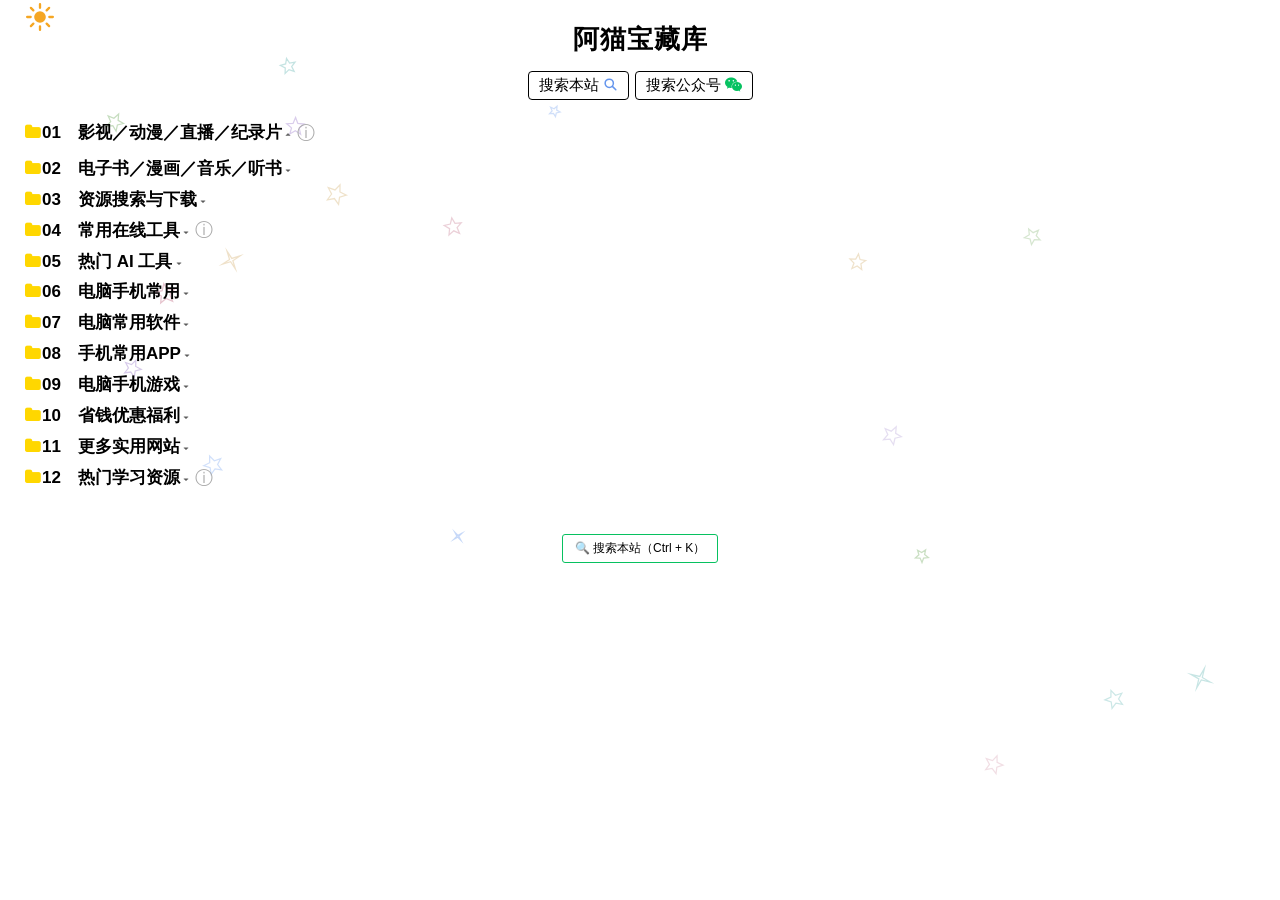
<file: index.html>
<!DOCTYPE html>
<html lang="zh-CN">
<head>
<meta charset="utf-8">
<meta name="viewport" content="width=device-width, initial-scale=1, minimum-scale=0.5, maximum-scale=2.0, user-scalable=yes">
<base target="_blank">
<meta name="description" content="个人互联网资源导航">
<link rel="canonical" href="./">
<link rel="stylesheet" href="css/style.css">
<link rel="stylesheet" href="css/effects.css">
<!-- 图标字体：联网时与原站一致；离线时 app.js 会自动启用字符兜底，不影响使用 -->
<link rel="stylesheet" href="https://code.bdstatic.com/npm/font-awesome@4.7.0/css/font-awesome.min.css">
<title>我的资源导航</title>
</head>
<body>

<!-- 特效层：背景彩色空心星星（在内容下）+ 点击空白雪花（在内容上）
     两层都设置了 pointer-events:none，不会挡住任何链接或按钮 -->
<canvas id="fxStars" class="fx-canvas" aria-hidden="true"></canvas>
<canvas id="fxSnow" class="fx-canvas" aria-hidden="true"></canvas>

<!-- 左上角：浅色 / 深色模式切换 -->
<button id="themeToggle" class="darkmode-toggle" title="切换深浅色（也可按 D 键）" aria-label="切换深浅色">
  <span class="light"><img src="data:image/svg+xml,%3Csvg xmlns='http://www.w3.org/2000/svg' viewBox='0 0 24 24'%3E%3Ccircle cx='12' cy='12' r='5' fill='%23f5a623'/%3E%3Cg stroke='%23f5a623' stroke-width='2' stroke-linecap='round'%3E%3Cpath d='M12 1v3M12 20v3M1 12h3M20 12h3M4.2 4.2l2.1 2.1M17.7 17.7l2.1 2.1M19.8 4.2l-2.1 2.1M6.3 17.7l-2.1 2.1'/%3E%3C/g%3E%3C/svg%3E" class="mode" alt="浅色"></span>
  <span class="dark"><img src="data:image/svg+xml,%3Csvg xmlns='http://www.w3.org/2000/svg' viewBox='0 0 24 24'%3E%3Cpath d='M20 14.5A8.5 8.5 0 0 1 9.5 4a8.5 8.5 0 1 0 10.5 10.5z' fill='%236495ed'/%3E%3C/svg%3E" class="mode" alt="深色"></span>
</button>

<!-- 右上角：斜角飘带 -->
<a id="ribbon" class="forkit" href="#"><span class="tag"></span></a>

<!-- 站点头部 -->
<header id="hero">
  <h1 id="siteHeading"></h1>
  <p id="siteSubtitle"></p>
  <div id="top"></div>
</header>

<!-- 主目录：全部由 js/app.js 依据 js/data.js 递归生成 -->
<main>
  <ul id="mainmenu"></ul>
</main>

<footer id="footer"></footer>

<!-- 底部搜索入口 -->
<div id="bottomSearch"><button class="button" id="bottomSearchBtn">🔍 搜索本站（Ctrl + K）</button></div>

<!-- 右侧快速目录 -->
<aside id="sidebar" aria-label="快速目录">
  <div class="sb-title">目录</div>
  <div id="sidebarList"></div>
  <div class="sb-actions">
    <button id="expandAll">全部展开</button>
    <button id="collapseAll">全部收起</button>
  </div>
</aside>

<!-- 备注浮层（鼠标悬停 ⓘ 时显示） -->
<div id="noteTip"></div>

<!-- 站内搜索：命令面板 -->
<div id="rsPanel" class="rs-panel" role="dialog" aria-modal="true" aria-label="站内搜索">
  <div class="rs-box">
    <input id="rsInput" class="rs-input" type="text" placeholder="搜索资源名称、备注或分类…" autocomplete="off" spellcheck="false">
    <div id="rsList" class="rs-list"></div>
    <div class="rs-footer">↑↓ 选择 · Enter 打开 · Esc 关闭 · 输入 / 或 Ctrl+K 唤起</div>
  </div>
</div>

<!-- 点击 popup 条目时的说明弹窗 -->
<div id="modalMask" class="modal-mask">
  <div class="modal-box">
    <button id="modalClose" class="modal-close" aria-label="关闭">×</button>
    <div id="modalBody"></div>
  </div>
</div>

<!-- 回到顶部 -->
<button id="backTop" title="回到顶部" aria-label="回到顶部">↑</button>

<script src="js/data.js"></script>
<script src="js/app.js"></script>

<!-- 特效开关：想关掉哪个就把 true 改成 false，保存后刷新页面即可。
     starCount 填 8~24（数量），starSize 填 0.8 / 1.3（大小），
     starAlpha 填 0.6（更淡）或 1.5（更明显）。 -->
<script>
  window.AXU_FX = { stars: true, snow: true, starCount: 18, starSize: 1 };
</script>
<script src="js/effects.js"></script>
</body>
</html>
</file>
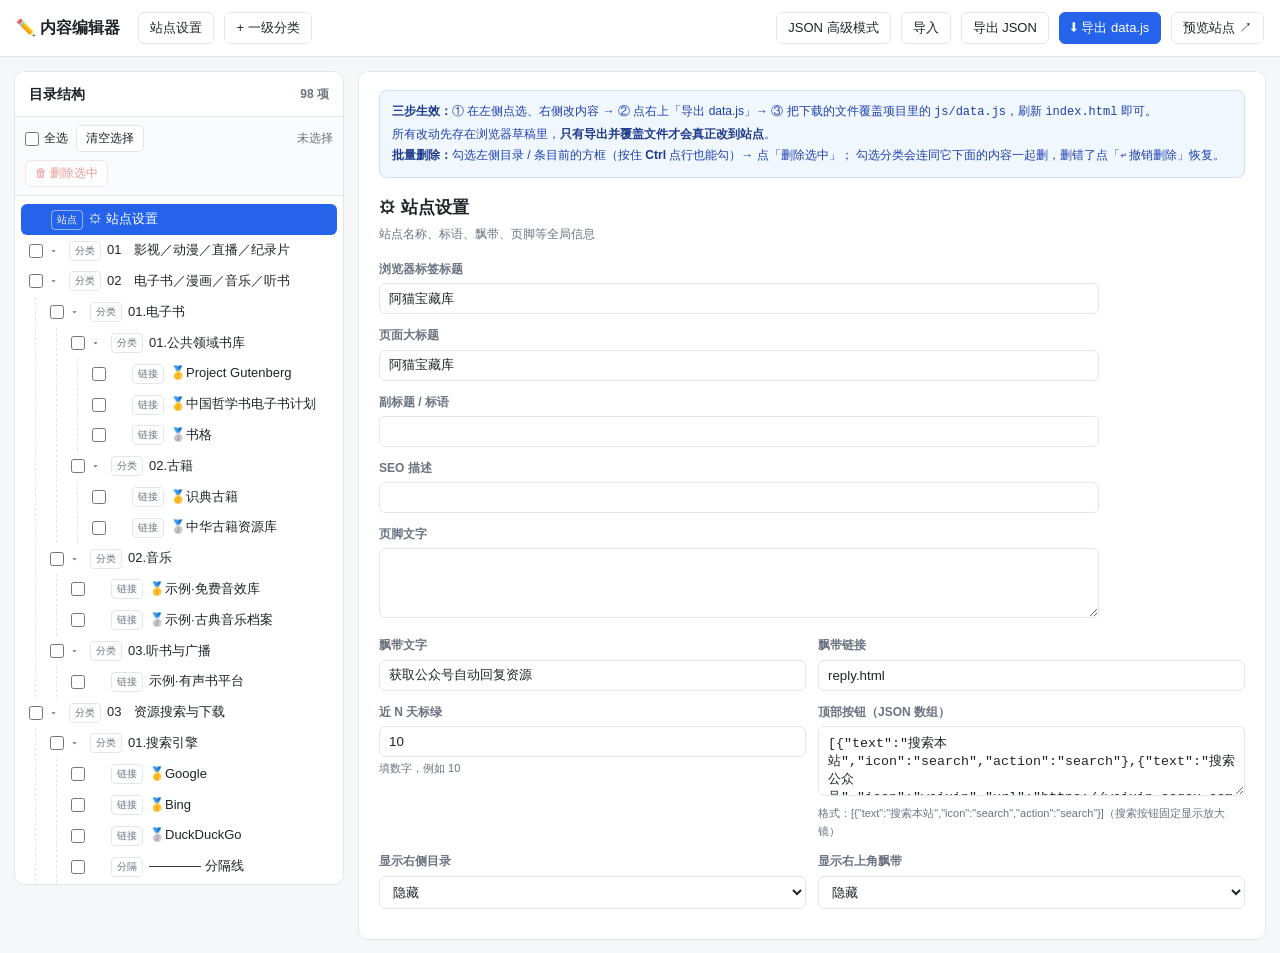
<file: editor.html>
<!DOCTYPE html>
<html lang="zh-CN">
<head>
<meta charset="utf-8">
<meta name="viewport" content="width=device-width, initial-scale=1">
<title>内容编辑器 · 我的资源导航</title>
<style>
:root{--bg:#f6f7f9;--panel:#fff;--line:#e3e6e8;--fg:#1f2328;--sub:#6b7280;--pri:#2563eb;--pri-soft:#e8f0fe;--danger:#dc2626;--ok:#059669}
*{box-sizing:border-box}
body{margin:0;font:14px/1.6 -apple-system,"Segoe UI","microsoft yahei",sans-serif;background:var(--bg);color:var(--fg)}
button{font-family:inherit;cursor:pointer}
header{display:flex;align-items:center;gap:10px;flex-wrap:wrap;padding:12px 16px;background:var(--panel);border-bottom:1px solid var(--line);position:sticky;top:0;z-index:20}
header h1{font-size:16px;margin:0 8px 0 0;white-space:nowrap}
.btn{border:1px solid var(--line);background:var(--panel);color:var(--fg);padding:6px 11px;border-radius:6px;font-size:13px;white-space:nowrap}
.btn:hover{border-color:var(--pri);color:var(--pri)}
.btn.primary{background:var(--pri);border-color:var(--pri);color:#fff}
.btn.primary:hover{background:#1d4ed8;color:#fff}
.btn.danger{color:var(--danger)}
.btn.danger:hover{border-color:var(--danger)}
.spacer{flex:1}
.hint{font-size:12px;color:var(--sub)}
#draftBar{display:none;padding:8px 16px;background:#fff7e6;border-bottom:1px solid #f5d9a0;font-size:13px;gap:10px;align-items:center;flex-wrap:wrap}
#draftBar.show{display:flex}
#draftBar button{margin-left:6px}
.wrap{display:flex;gap:14px;padding:14px;align-items:flex-start;min-height:calc(100vh - 60px)}
.panel{background:var(--panel);border:1px solid var(--line);border-radius:10px}
#left{width:330px;flex:none;position:sticky;top:70px;max-height:calc(100vh - 86px);display:flex;flex-direction:column;overflow:hidden}
#left .ph{padding:11px 14px;border-bottom:1px solid var(--line);font-weight:600;display:flex;align-items:center;justify-content:space-between}
#tree{overflow:auto;padding:8px 6px;flex:1}
.trow{display:flex;align-items:center;gap:6px;padding:5px 8px;border-radius:6px;cursor:pointer;font-size:13px;white-space:nowrap;overflow:hidden;text-overflow:ellipsis}
.trow:hover{background:var(--pri-soft)}
.trow.sel{background:var(--pri);color:#fff}
.trow .chk{width:14px;height:14px;flex:none;margin:0 2px 0 0;cursor:pointer;accent-color:var(--pri)}
.trow .chkspace{width:16px;flex:none}
.trow.checked{background:#fff1f0}
.trow.checked:hover{background:#ffe2df}
.trow.sel.checked{background:var(--pri);color:#fff}
.trow.sel .chk{accent-color:#fff}
.trow .tag{font-size:10px;padding:1px 5px;border:1px solid var(--line);border-radius:4px;color:var(--sub);flex:none}
.trow.sel .tag{border-color:rgba(255,255,255,.5);color:#fff}
.trow .tx{overflow:hidden;text-overflow:ellipsis}
.tkids{margin-left:14px;border-left:1px dashed var(--line);padding-left:6px}
.tkids.collapsed{display:none}
.caret{width:12px;flex:none;color:var(--sub);font-size:10px;user-select:none}
.trow.sel .caret{color:#fff}
#right{flex:1;min-width:0;padding:18px 20px}
#right h2{font-size:17px;margin:0 0 4px}
#right .desc{color:var(--sub);font-size:12px;margin:0 0 16px}
.field{margin-bottom:12px;max-width:720px}
.field label{display:block;font-size:12px;color:var(--sub);margin-bottom:4px;font-weight:600}
.field input[type=text],.field textarea,.field select{width:100%;border:1px solid var(--line);border-radius:6px;padding:7px 9px;font:13px/1.5 inherit;background:#fff;color:var(--fg)}
.field textarea{resize:vertical;min-height:70px;font-family:ui-monospace,Consolas,monospace}
.field input:focus,.field textarea:focus,.field select:focus{outline:none;border-color:var(--pri);box-shadow:0 0 0 2px var(--pri-soft)}
.field .tip{font-size:11px;color:var(--sub);margin-top:3px}
.row2{display:grid;grid-template-columns:1fr 1fr;gap:12px}
.actions{display:flex;gap:8px;flex-wrap:wrap;margin-top:18px;padding-top:14px;border-top:1px solid var(--line)}
.notice{background:#f0f7ff;border:1px solid #cfe0fb;border-radius:8px;padding:10px 12px;font-size:12px;color:#1e40af;margin-bottom:16px;line-height:1.8}
.notice b{color:#1e3a8a}
.empty{color:var(--sub);padding:40px 10px;text-align:center}
#jsonArea{width:100%;min-height:52vh;font:12px/1.6 ui-monospace,Consolas,monospace;border:1px solid var(--line);border-radius:8px;padding:12px}
.status{font-size:12px;color:var(--ok);margin-left:6px}
#multiBar{border-bottom:1px solid var(--line);background:#fafbfc;padding:8px 10px;flex:none}
#multiBar .mb-top{display:flex;align-items:center;gap:8px;flex-wrap:wrap;font-size:12px}
#multiBar .mb-top label{display:flex;align-items:center;gap:5px;cursor:pointer;white-space:nowrap}
#multiBar input[type=checkbox]{width:14px;height:14px;margin:0;accent-color:var(--pri);cursor:pointer}
#multiBar .mb-actions{display:flex;gap:8px;margin-top:8px;flex-wrap:wrap}
#multiBar .btn{padding:4px 9px;font-size:12px}
#multiBar .btn.danger{color:var(--danger);border-color:#f3c6c6;background:#fff}
#multiBar .btn.danger:hover:not(:disabled){background:var(--danger);color:#fff;border-color:var(--danger)}
#multiBar .btn:disabled{opacity:.45;cursor:not-allowed}
#multiBar .selinfo{color:var(--sub);margin-left:auto}
@media(max-width:860px){.wrap{flex-direction:column}#left{position:static;width:100%;max-height:340px}#right{width:100%}.row2{grid-template-columns:1fr}}
</style>
</head>
<body>

<header>
  <h1>✏️ 内容编辑器</h1>
  <button class="btn" id="btnMeta">站点设置</button>
  <button class="btn" id="btnAddCat">+ 一级分类</button>
  <span class="spacer"></span>
  <span class="hint" id="status"></span>
  <button class="btn" id="btnJson">JSON 高级模式</button>
  <button class="btn" id="btnImport">导入</button>
  <button class="btn" id="btnExportJson">导出 JSON</button>
  <button class="btn primary" id="btnExport">⬇ 导出 data.js</button>
  <button class="btn" id="btnPreview">预览站点 ↗</button>
</header>

<div id="draftBar">
  <span>检测到上次未导出的草稿。草稿保存在本机浏览器里，不影响线上站点。</span>
  <button class="btn" id="btnLoadDraft">载入草稿</button>
  <button class="btn" id="btnDropDraft">放弃草稿</button>
</div>

<div class="wrap">
  <div id="left" class="panel">
    <div class="ph"><span>目录结构</span><span class="hint" id="count"></span></div>
    <div id="multiBar">
      <div class="mb-top">
        <label><input type="checkbox" id="chkAll"> 全选</label>
        <button class="btn" id="btnClearSel">清空选择</button>
        <span class="selinfo" id="selInfo">未选择</span>
      </div>
      <div class="mb-actions">
        <button class="btn danger" id="btnDeleteSel" disabled>🗑 删除选中</button>
        <button class="btn" id="btnUndo" style="display:none">↩ 撤销删除</button>
      </div>
    </div>
    <div id="tree"></div>
  </div>

  <div id="right" class="panel">
    <div class="notice">
      <b>三步生效：</b>① 在左侧点选、右侧改内容 → ② 点右上「导出 data.js」→ ③ 把下载的文件覆盖项目里的 <code>js/data.js</code>，刷新 <code>index.html</code> 即可。<br>
      所有改动先存在浏览器草稿里，<b>只有导出并覆盖文件才会真正改到站点</b>。<br>
      <b>批量删除：</b>勾选左侧目录 / 条目前的方框（按住 <b>Ctrl</b> 点行也能勾）→ 点「删除选中」；
      勾选分类会连同它下面的内容一起删，删错了点「↩ 撤销删除」恢复。
    </div>
    <div id="form"></div>
  </div>
</div>

<input type="file" id="fileInput" accept=".json,.js,.txt" style="display:none">

<script src="js/data.js"></script>
<script>
(function(){
'use strict';

var DRAFT_KEY='nav-editor-draft', PREVIEW_KEY='nav-preview';
var state=null, selected=null, jsonMode=false, draftChanged=false;
var checked={}, undoState=null;

/* ---------- 工具 ---------- */
function clone(o){return JSON.parse(JSON.stringify(o));}
function getByPath(p){var c=state;for(var i=0;i<p.length;i++)c=c[p[i]];return c;}
function locate(p){var idx=p[p.length-1];var arr=getByPath(p.slice(0,-1));return {arr:arr,idx:idx,obj:arr[idx]};}
function isItem(p){return p[p.length-2]==='items';}
function isRoot(p){return p===null;}
function key(p){return p===null?'ROOT':JSON.stringify(p);}
function esc(s){return String(s==null?'':s).replace(/[&<>"']/g,function(m){return {'&':'&amp;','<':'&lt;','>':'&gt;','"':'&quot;',"'":'&#39;'}[m];});}
function setStatus(t,ok){var n=document.getElementById('status');n.textContent=t;n.style.color=ok===false?'#dc2626':'#059669';if(t)setTimeout(function(){if(n.textContent===t)n.textContent='';},2600);}
function saveDraft(){try{localStorage.setItem(DRAFT_KEY,JSON.stringify(state));draftChanged=true;}catch(e){}document.getElementById('count').textContent=countAll()+' 项';}
function countAll(){var n=0;(function walk(list){(list||[]).forEach(function(c){n++;walk(c.children);n+=(c.items||[]).length;});})(state.categories);return n;}

/* ---------- 载入数据 ---------- */
function parseSite(text){
  text=text.trim();
  // 1) 标准 JSON（编辑器导出的 .json 备份，或直接粘贴的 JSON）
  try{return JSON.parse(text);}catch(e){}
  // 2) data.js 是 JS 文件，键可能不带引号（不是严格 JSON），整段求值后取 window.SITE
  try{
    var win={};
    (new Function('window', text))(win);
    if(win.SITE&&Array.isArray(win.SITE.categories))return win.SITE;
  }catch(e){}
  throw new Error('无法解析：请导入 JSON 文件或 data.js 文件');
}
function validate(o){
  if(!o||typeof o!=='object'||!Array.isArray(o.categories))throw new Error('数据格式不对：必须包含 categories 数组');
  if(!o.meta)o.meta={};
  return o;
}
function loadFromFile(text){structureChanged();state=validate(parseSite(text));selected=null;saveDraft();renderAll();setStatus('导入成功');}

/* ---------- 多选与批量删除 ---------- */
/* 勾选以「路径 JSON」为键。删除时先换成对象引用再递归过滤，
   避免按索引删除造成的路径错位；勾选父会自动带上后代，
   取消子会自动取消祖先，保证「没勾的一定留、勾了的一定删」。 */
function allNodePaths(){
  var out=[];
  (function walkCats(list,prefix){
    (list||[]).forEach(function(c,i){
      var p=prefix.concat([i]);
      out.push(p);
      (c.items||[]).forEach(function(it,j){out.push(p.concat(['items',j]));});
      walkCats(c.children,p.concat(['children']));
    });
  })(state.categories,['categories']);
  return out;
}
function descendantPaths(p){
  var out=[],obj;
  try{obj=getByPath(p);}catch(e){return out;}
  if(!obj||typeof obj!=='object')return out;
  (obj.children||[]).forEach(function(c,i){
    var cp=p.concat(['children',i]);out.push(cp);out=out.concat(descendantPaths(cp));
  });
  (obj.items||[]).forEach(function(it,i){out.push(p.concat(['items',i]));});
  return out;
}
function ancestorPaths(p){
  var out=[];
  for(var n=2;n<p.length;n+=2)out.push(p.slice(0,n));
  return out;
}
function checkedPaths(){
  var out=[];
  for(var k in checked){
    if(Object.prototype.hasOwnProperty.call(checked,k)&&checked[k]){
      try{
        var p=JSON.parse(k),o=getByPath(p);
        if(o&&typeof o==='object')out.push(p);
      }catch(e){}
    }
  }
  return out;
}
function setChecked(p,on){
  var target;
  try{target=getByPath(p);}catch(e){return;}
  if(!target||typeof target!=='object')return;
  if(on){
    checked[key(p)]=true;
    descendantPaths(p).forEach(function(dp){checked[key(dp)]=true;});
  }else{
    delete checked[key(p)];
    descendantPaths(p).forEach(function(dp){delete checked[key(dp)];});
    ancestorPaths(p).forEach(function(ap){delete checked[key(ap)];});
  }
}
function toggleChecked(p,on){setChecked(p,on);syncCheckboxes();}
function structureChanged(){checked={};undoState=null;}
function clearChecked(){checked={};updateMultiBar();}
function hasCheckedAncestor(p){
  var as=ancestorPaths(p);
  for(var i=0;i<as.length;i++)if(checked[key(as[i])])return true;
  return false;
}
function sizeOf(obj){
  var n=0;
  (obj.children||[]).forEach(function(c){n+=1+sizeOf(c);});
  n+=(obj.items||[]).length;
  return n;
}
function selectionSummary(){
  var units=checkedPaths().filter(function(p){return !hasCheckedAncestor(p);});
  var cats=0,items=0,total=0,names=[];
  units.forEach(function(p){
    var obj;try{obj=getByPath(p);}catch(e){return;}
    if(!obj)return;
    var sub=sizeOf(obj);
    total+=1+sub;
    if(isItem(p)){items++;names.push('条目「'+nodeLabel(obj,true)+'」');}
    else{cats++;names.push('分类「'+nodeLabel(obj,false)+'」'+(sub?'（含 '+sub+' 个子项）':''));}
  });
  return {units:units,cats:cats,items:items,total:total,names:names};
}
function syncCheckboxes(){
  var rows=document.querySelectorAll('.trow[data-k]');
  for(var i=0;i<rows.length;i++){
    var k=rows[i].getAttribute('data-k'),on=!!checked[k];
    var cb=rows[i].querySelector('.chk');
    if(cb)cb.checked=on;
    if(on)rows[i].classList.add('checked');else rows[i].classList.remove('checked');
  }
  updateMultiBar();
}
function updateMultiBar(){
  if(!state)return;
  var n=checkedPaths().length;
  var info=document.getElementById('selInfo');
  if(info){
    if(n){var sm=selectionSummary();info.textContent='已选 '+n+' 项 · 将删 '+sm.total+' 项';}
    else info.textContent='未选择';
  }
  var del=document.getElementById('btnDeleteSel');if(del)del.disabled=(n===0);
  var all=allNodePaths(),ca=document.getElementById('chkAll');
  if(ca){ca.checked=(n>0&&n===all.length);ca.indeterminate=(n>0&&n<all.length);}
  var ub=document.getElementById('btnUndo');if(ub)ub.style.display=undoState?'':'none';
}
function checkAll(on){
  checked={};
  if(on)allNodePaths().forEach(function(p){checked[key(p)]=true;});
  syncCheckboxes();
}
function deleteChecked(){
  var sm=selectionSummary();
  if(!sm.units.length)return;
  var lines=sm.names.slice(0,8).map(function(x){return '· '+x;});
  if(sm.names.length>8)lines.push('· …… 另有 '+(sm.names.length-8)+' 项');
  var msg='确定删除选中的 '+sm.units.length+' 个节点吗？\n\n'+lines.join('\n')+
    '\n\n连同分类下的子内容，共 '+sm.total+' 项会被删除。'+
    '\n删错了可以点「↩ 撤销删除」恢复；确认无误后记得导出 data.js。';
  if(!confirm(msg))return;
  undoState=clone(state);
  var doomed=[];
  checkedPaths().forEach(function(p){
    try{var o=getByPath(p);if(o&&typeof o==='object')doomed.push(o);}catch(e){}
  });
  function filterCats(list){
    return (list||[]).filter(function(c){
      if(doomed.indexOf(c)!==-1)return false;
      if(Array.isArray(c.children))c.children=filterCats(c.children);
      if(Array.isArray(c.items))c.items=c.items.filter(function(it){return doomed.indexOf(it)===-1;});
      return true;
    });
  }
  state.categories=filterCats(state.categories);
  selected=null;jsonMode=false;
  clearChecked();saveDraft();renderAll();
  setStatus('已删除 '+sm.total+' 项，可点「撤销删除」恢复');
}
function undoDelete(){
  if(!undoState)return;
  state=undoState;undoState=null;selected=null;jsonMode=false;
  clearChecked();saveDraft();renderAll();
  setStatus('已撤销删除，内容已恢复');
}

/* ---------- 树 ---------- */
function nodeLabel(obj,isItemNode){
  if(isItemNode){
    var t=obj.type||'link';
    if(t==='split')return '———— 分隔线';
    if(t==='note')return obj.text||'说明文字';
    return obj.title||'(未命名条目)';
  }
  return obj.title||'(未命名分类)';
}
function renderTree(){
  var host=document.getElementById('tree');host.innerHTML='';
  var root=document.createElement('div');root.className='trow'+(selected===null?' sel':'');
  root.innerHTML='<span class="chkspace"></span><span class="tag">站点</span><span class="tx">⚙ 站点设置</span>';
  root.onclick=function(){selected=null;jsonMode=false;renderAll();};
  host.appendChild(root);

  (state.categories||[]).forEach(function(cat,i){
    host.appendChild(renderCatNode(['categories',i]));
  });
  document.getElementById('count').textContent=countAll()+' 项';
  syncCheckboxes();
}
function renderCatNode(p){
  var obj=getByPath(p);
  var wrap=document.createElement('div');
  var row=document.createElement('div');
  row.className='trow'+(key(p)===key(selected)?' sel':'');
  row.setAttribute('data-k',key(p));
  row.innerHTML='<input type="checkbox" class="chk"><span class="caret">▾</span><span class="tag">分类</span><span class="tx">'+esc(nodeLabel(obj,false))+'</span>';
  var cb=row.querySelector('.chk');
  cb.checked=!!checked[key(p)];
  cb.onclick=function(e){e.stopPropagation();};
  cb.onchange=function(e){e.stopPropagation();toggleChecked(p,this.checked);};
  row.onclick=function(e){
    e.stopPropagation();
    if(e.ctrlKey||e.metaKey){toggleChecked(p,!checked[key(p)]);return;}
    selected=p;jsonMode=false;renderAll();
  };
  wrap.appendChild(row);

  var kids=document.createElement('div');kids.className='tkids';
  var hasKids=(obj.children||[]).length||(obj.items||[]).length;
  if(!hasKids)kids.classList.add('collapsed');
  row.querySelector('.caret').onclick=function(e){e.stopPropagation();kids.classList.toggle('collapsed');this.textContent=kids.classList.contains('collapsed')?'▸':'▾';};

  (obj.children||[]).forEach(function(c,i){kids.appendChild(renderCatNode(p.concat(['children',i])));});
  (obj.items||[]).forEach(function(it,i){
    var ir=document.createElement('div');
    var pk=p.concat(['items',i]);
    ir.className='trow'+(key(pk)===key(selected)?' sel':'');
    ir.setAttribute('data-k',key(pk));
    var tag=(it.type==='split')?'分隔':(it.type==='note'?'说明':(it.type==='popup'?'弹窗':'链接'));
    ir.innerHTML='<input type="checkbox" class="chk"><span class="caret"></span><span class="tag">'+tag+'</span><span class="tx">'+esc(nodeLabel(it,true))+'</span>';
    var icb=ir.querySelector('.chk');
    icb.checked=!!checked[key(pk)];
    icb.onclick=function(e){e.stopPropagation();};
    icb.onchange=function(e){e.stopPropagation();toggleChecked(pk,this.checked);};
    ir.onclick=function(e){
      e.stopPropagation();
      if(e.ctrlKey||e.metaKey){toggleChecked(pk,!checked[key(pk)]);return;}
      selected=pk;jsonMode=false;renderAll();
    };
    kids.appendChild(ir);
  });
  wrap.appendChild(kids);
  return wrap;
}

/* ---------- 表单 ---------- */
var ICONS=['web','doc','link','folder','app','windows','apple','android','linux','youtube','gift','cart','weixin','tree','warning','ban','quote','star','code','cloud','search','image','music','book','ai'];
var TYPES=[['link','普通链接'],['split','分隔线'],['note','说明文字'],['popup','点击弹窗']];
var BADGES=[['','无'],['pay','付费标记'],['free','免费标记']];

function field(label,key,value,type,extra){
  extra=extra||{};
  var f=document.createElement('div');f.className='field';
  var lab=document.createElement('label');lab.textContent=label;f.appendChild(lab);
  var input;
  if(type==='textarea'){input=document.createElement('textarea');input.value=value||'';}
  else if(type==='select'){
    input=document.createElement('select');
    (extra.options||[]).forEach(function(o){var op=document.createElement('option');op.value=o[0];op.textContent=o[1];input.appendChild(op);});
    input.value=value||'';
  }else{input=document.createElement('input');input.type='text';input.value=value==null?'':value;}
  if(extra.placeholder)input.placeholder=extra.placeholder;
  if(extra.tip){var t=document.createElement('div');t.className='tip';t.textContent=extra.tip;f.appendChild(t);}
  if(!extra.skipBind){
    input.addEventListener('input',function(){
      var obj=(selected===null)?state.meta:getByPath(selected);
      var v=input.value;
      if(extra.jsonField){try{v=JSON.parse(v);}catch(e){setStatus('JSON 格式有误，请检查',false);return;}}
      obj[key]=v;
      saveDraft();
      if(extra.treeLabel&&selected!==null){
        var labelEl=document.querySelector('.trow.sel .tx');
        if(labelEl)labelEl.textContent=nodeLabel(obj,isItem(selected));
      }
    });
    input.addEventListener('change',function(){if(!extra.rebuild)renderTree();});
  }
  if(type==='select'&&extra.rebuild){input.addEventListener('change',function(){renderForm();renderTree();});}
  f.insertBefore(input,lab.nextSibling);
  return f;
}

function renderForm(){
  var host=document.getElementById('form');host.innerHTML='';
  if(jsonMode){renderJsonMode(host);return;}

  if(selected===null){
    host.innerHTML='<h2>⚙ 站点设置</h2><p class="desc">站点名称、标语、飘带、页脚等全局信息</p>';
    var m=state.meta;
    host.appendChild(field('浏览器标签标题','title',m.title,'text',{treeLabel:true}));
    host.appendChild(field('页面大标题','heading',m.heading,'text',{treeLabel:true}));
    host.appendChild(field('副标题 / 标语','subtitle',m.subtitle,'text'));
    host.appendChild(field('SEO 描述','description',m.description,'text'));
    host.appendChild(field('页脚文字','footer',m.footer,'textarea'));
    var r=document.createElement('div');r.className='row2';
    r.appendChild(field('飘带文字','',m.ribbon?m.ribbon.text:'','text',{skipBind:true,placeholder:'留空则不显示'}));
    // 特殊处理 ribbon 子对象
    r.lastChild.querySelector('input').addEventListener('input',function(){if(!state.meta.ribbon)state.meta.ribbon={};state.meta.ribbon.text=this.value;saveDraft();});
    r.appendChild(field('飘带链接','',m.ribbon?m.ribbon.url:'','text',{skipBind:true,placeholder:'reply.html'}));
    r.lastChild.querySelector('input').addEventListener('input',function(){if(!state.meta.ribbon)state.meta.ribbon={};state.meta.ribbon.url=this.value;saveDraft();});
    host.appendChild(r);
    var r2=document.createElement('div');r2.className='row2';
    r2.appendChild(field('近 N 天标绿','recentDays',String(m.recentDays||10),'text',{skipBind:true,tip:'填数字，例如 10'}));
    r2.lastChild.querySelector('input').addEventListener('input',function(){state.meta.recentDays=Number(this.value)||10;saveDraft();});
    r2.appendChild(field('顶部按钮（JSON 数组）','topButtons',JSON.stringify(m.topButtons||[]),'textarea',{jsonField:true,tip:'格式：[{"text":"搜索本站","icon":"search","action":"search"}]（搜索按钮固定显示放大镜）'}));
    host.appendChild(r2);
    var r3=document.createElement('div');r3.className='row2';
    r3.appendChild(field('显示右侧目录','showSidebar',String(m.showSidebar!==false),'select',{skipBind:true,options:[['true','显示'],['false','隐藏']]}));
    r3.lastChild.querySelector('select').addEventListener('change',function(){state.meta.showSidebar=this.value==='true';saveDraft();});
    r3.appendChild(field('显示右上角飘带','showRibbon',String(m.showRibbon!==false),'select',{skipBind:true,options:[['true','显示'],['false','隐藏']]}));
    r3.lastChild.querySelector('select').addEventListener('change',function(){state.meta.showRibbon=this.value==='true';saveDraft();});
    host.appendChild(r3);
    return;
  }

  var obj=getByPath(selected), loc=locate(selected);
  var itemNode=isItem(selected);

  if(!itemNode){
    host.innerHTML='<h2>📁 编辑分类</h2><p class="desc">分类可以无限层级嵌套；直属条目显示在该分类子目录之后</p>';
    host.appendChild(field('分类名称','title',obj.title,'text',{treeLabel:true,placeholder:'01.综合影视'}));
    host.appendChild(field('分类备注（ⓘ 悬停显示）','note',obj.note,'textarea'));
    var act=document.createElement('div');act.className='actions';
    act.appendChild(mkBtn('+ 添加子分类',function(){structureChanged();if(!obj.children)obj.children=[];obj.children.push({title:'新分类',children:[],items:[]});saveDraft();renderAll();}));
    act.appendChild(mkBtn('+ 添加条目',function(){structureChanged();if(!obj.items)obj.items=[];obj.items.push({title:'新条目',url:'https://',icon:'web'});saveDraft();renderAll();}));
    act.appendChild(mkBtn('↑ 上移',function(){move(loc,-1);}));
    act.appendChild(mkBtn('↓ 下移',function(){move(loc,1);}));
    act.appendChild(mkBtn('⧉ 复制分类',function(){structureChanged();var c=clone(obj);loc.arr.splice(loc.idx+1,0,c);selected[selected.length-1]=loc.idx+1;saveDraft();renderAll();}));
    act.appendChild(mkBtn('🗑 删除分类','danger',function(){if(!confirm('确定删除该分类及其下所有内容？'))return;structureChanged();loc.arr.splice(loc.idx,1);selected=null;saveDraft();renderAll();}));
    host.appendChild(act);
    return;
  }

  /* 条目表单 */
  var t=obj.type||'link';
  host.innerHTML='<h2>🔗 编辑条目</h2><p class="desc">所在分类：'+esc(pathText(selected))+'</p>';
  host.appendChild(field('条目类型','type',t,'select',{options:TYPES,rebuild:true}));
  if(t==='split'){
    host.appendChild(field('（分隔线无其他字段，效果为 ————————）','', '','text',{skipBind:true,tip:'可在下方「上移 / 下移」调整位置'}));
    host.lastChild.querySelector('input').disabled=true;
  }else if(t==='note'){
    host.appendChild(field('说明文字','text',obj.text,'textarea',{treeLabel:true}));
  }else if(t==='popup'){
    host.appendChild(field('显示标题','title',obj.title,'text',{treeLabel:true}));
    host.appendChild(field('图标','icon',obj.icon||'doc','select',{options:ICONS.map(function(x){return [x,x];})}));
    host.appendChild(field('弹窗内容（支持 HTML）','html',obj.html,'textarea',{tip:'例如 <p>使用说明</p><ul><li>第一步…</li></ul>'}));
  }else{
    var r1=document.createElement('div');r1.className='row2';
    r1.appendChild(field('标题','title',obj.title,'text',{treeLabel:true,placeholder:'🥇站点名称'}));
    r1.appendChild(field('网址 URL','url',obj.url,'text',{placeholder:'https://example.com'}));
    host.appendChild(r1);
    var r2=document.createElement('div');r2.className='row2';
    r2.appendChild(field('图标','icon',obj.icon||'web','select',{options:ICONS.map(function(x){return [x,x];})}));
    r2.appendChild(field('添加时间','date',obj.date,'text',{placeholder:'2026-11-03',tip:'近 N 天内的条目标题自动标绿；鼠标悬停显示'}));
    host.appendChild(r2);
    host.appendChild(field('备注（ⓘ 悬停显示）','note',obj.note,'textarea'));
    var r3=document.createElement('div');r3.className='row2';
    r3.appendChild(field('备用链接','backup',obj.backup,'text',{placeholder:'https://备用域名.com'}));
    r3.appendChild(field('徽标','badge',obj.badge||'','select',{options:BADGES}));
    host.appendChild(r3);
    var r4=document.createElement('div');r4.className='row2';
    r4.appendChild(field('支持平台','platform',obj.platform,'text',{placeholder:'Win,Mac,Android,iOS,Web',tip:'逗号分隔：Win / Mac / Linux / Android / iOS / Web / Extend'}));
    r4.appendChild(field('点击前确认提示','confirm',obj.confirm,'text',{placeholder:'此站有广告，请留意'}));
    host.appendChild(r4);
  }
  var act2=document.createElement('div');act2.className='actions';
  act2.appendChild(mkBtn('+ 在其后插入条目',function(){structureChanged();loc.arr.splice(loc.idx+1,0,{title:'新条目',url:'https://',icon:'web'});selected[selected.length-1]=loc.idx+1;saveDraft();renderAll();}));
  act2.appendChild(mkBtn('↑ 上移',function(){move(loc,-1);}));
  act2.appendChild(mkBtn('↓ 下移',function(){move(loc,1);}));
  act2.appendChild(mkBtn('⧉ 复制',function(){structureChanged();var c=clone(obj);loc.arr.splice(loc.idx+1,0,c);selected[selected.length-1]=loc.idx+1;saveDraft();renderAll();}));
  act2.appendChild(mkBtn('🗑 删除条目','danger',function(){structureChanged();loc.arr.splice(loc.idx,1);selected=null;saveDraft();renderAll();}));
  host.appendChild(act2);
}

function pathText(p){
  var names=[],cur=state.categories;
  for(var j=0;j<p.length-2;j++){
    if(typeof p[j]==='number'&&cur&&cur[p[j]]){
      names.push(cur[p[j]].title||'');
      cur=cur[p[j]].children||[];
    }
  }
  return names.join(' › ')||'顶级';
}
function mkBtn(text,cls,fn){
  if(typeof cls==='function'){fn=cls;cls='';}
  var b=document.createElement('button');b.className='btn'+(cls?' '+cls:'');b.textContent=text;
  b.onclick=fn;return b;
}
function move(loc,delta){
  var j=loc.idx+delta;
  if(j<0||j>=loc.arr.length)return;
  structureChanged();
  var tmp=loc.arr[loc.idx];loc.arr[loc.idx]=loc.arr[j];loc.arr[j]=tmp;
  selected[selected.length-1]=j;saveDraft();renderAll();
}

/* ---------- JSON 高级模式 ---------- */
function renderJsonMode(host){
  host.innerHTML='<h2>🧩 JSON 高级模式</h2><p class="desc">直接编辑整份数据。改完点「应用」，然后记得导出 data.js。</p>';
  var ta=document.createElement('textarea');ta.id='jsonArea';ta.value=JSON.stringify(state,null,2);host.appendChild(ta);
  var act=document.createElement('div');act.className='actions';
  act.appendChild(mkBtn('✅ 应用修改',function(){try{structureChanged();state=validate(JSON.parse(ta.value));selected=null;saveDraft();jsonMode=false;renderAll();setStatus('已应用');}catch(e){setStatus('JSON 有误：'+e.message,false);}}));
  act.appendChild(mkBtn('返回可视化编辑',function(){jsonMode=false;renderAll();}));
  host.appendChild(act);
}

function renderAll(){renderTree();renderForm();}

/* ---------- 导入 / 导出 ---------- */
function download(name,text){
  var blob=new Blob([text],{type:'text/plain;charset=utf-8'});
  var url=URL.createObjectURL(blob);
  var a=document.createElement('a');a.href=url;a.download=name;document.body.appendChild(a);a.click();
  setTimeout(function(){URL.revokeObjectURL(url);a.remove();},500);
}
function exportDataJs(){
  var header='/* ============================================================\n'+
    ' * 由 editor.html 导出 · '+new Date().toLocaleString('zh-CN')+'\n'+
    ' * 全站内容数据。字段说明见项目 README.md，或看原版 data.js 顶部注释。\n'+
    ' * 覆盖本文件后刷新 index.html 即生效。\n'+
    ' * ============================================================ */\n\n';
  download('data.js',header+'window.SITE = '+JSON.stringify(state,null,2)+';\n');
  setStatus('已导出 data.js，请覆盖 js/data.js');
}

/* ---------- 事件绑定 ---------- */
document.getElementById('chkAll').onchange=function(){checkAll(this.checked);};
document.getElementById('btnClearSel').onclick=function(){checked={};syncCheckboxes();};
document.getElementById('btnDeleteSel').onclick=deleteChecked;
document.getElementById('btnUndo').onclick=undoDelete;
document.getElementById('btnMeta').onclick=function(){selected=null;jsonMode=false;renderAll();};
document.getElementById('btnAddCat').onclick=function(){structureChanged();state.categories.push({title:'新分类',children:[],items:[]});selected=['categories',state.categories.length-1];saveDraft();renderAll();};
document.getElementById('btnJson').onclick=function(){jsonMode=!jsonMode;renderAll();};
document.getElementById('btnExport').onclick=exportDataJs;
document.getElementById('btnExportJson').onclick=function(){download('site-data.json',JSON.stringify(state,null,2));setStatus('已导出 JSON 备份');};
document.getElementById('btnImport').onclick=function(){document.getElementById('fileInput').click();};
document.getElementById('fileInput').onchange=function(e){
  var f=e.target.files[0];if(!f)return;
  var r=new FileReader();r.onload=function(){try{loadFromFile(r.result);}catch(err){setStatus(err.message,false);}};r.readAsText(f,'utf-8');e.target.value='';
};
document.getElementById('btnPreview').onclick=function(){
  try{sessionStorage.setItem(PREVIEW_KEY,JSON.stringify(state));}catch(e){}
  window.open('index.html#preview','_blank');
  setStatus('已打开预览；若未生效请先导出 data.js');
};
document.getElementById('btnLoadDraft').onclick=function(){try{structureChanged();state=validate(JSON.parse(localStorage.getItem(DRAFT_KEY)));selected=null;renderAll();setStatus('已载入草稿');}catch(e){setStatus('草稿损坏',false);}document.getElementById('draftBar').classList.remove('show');};
document.getElementById('btnDropDraft').onclick=function(){try{localStorage.removeItem(DRAFT_KEY);}catch(e){}document.getElementById('draftBar').classList.remove('show');setStatus('已放弃草稿');};

/* ---------- 启动 ---------- */
state=clone(window.SITE||{meta:{},categories:[]});
try{
  var d=localStorage.getItem(DRAFT_KEY);
  if(d){var parsed=JSON.parse(d);if(parsed&&Array.isArray(parsed.categories))document.getElementById('draftBar').classList.add('show');}
}catch(e){}
renderAll();
})();
</script>
</body>
</html>
</file>
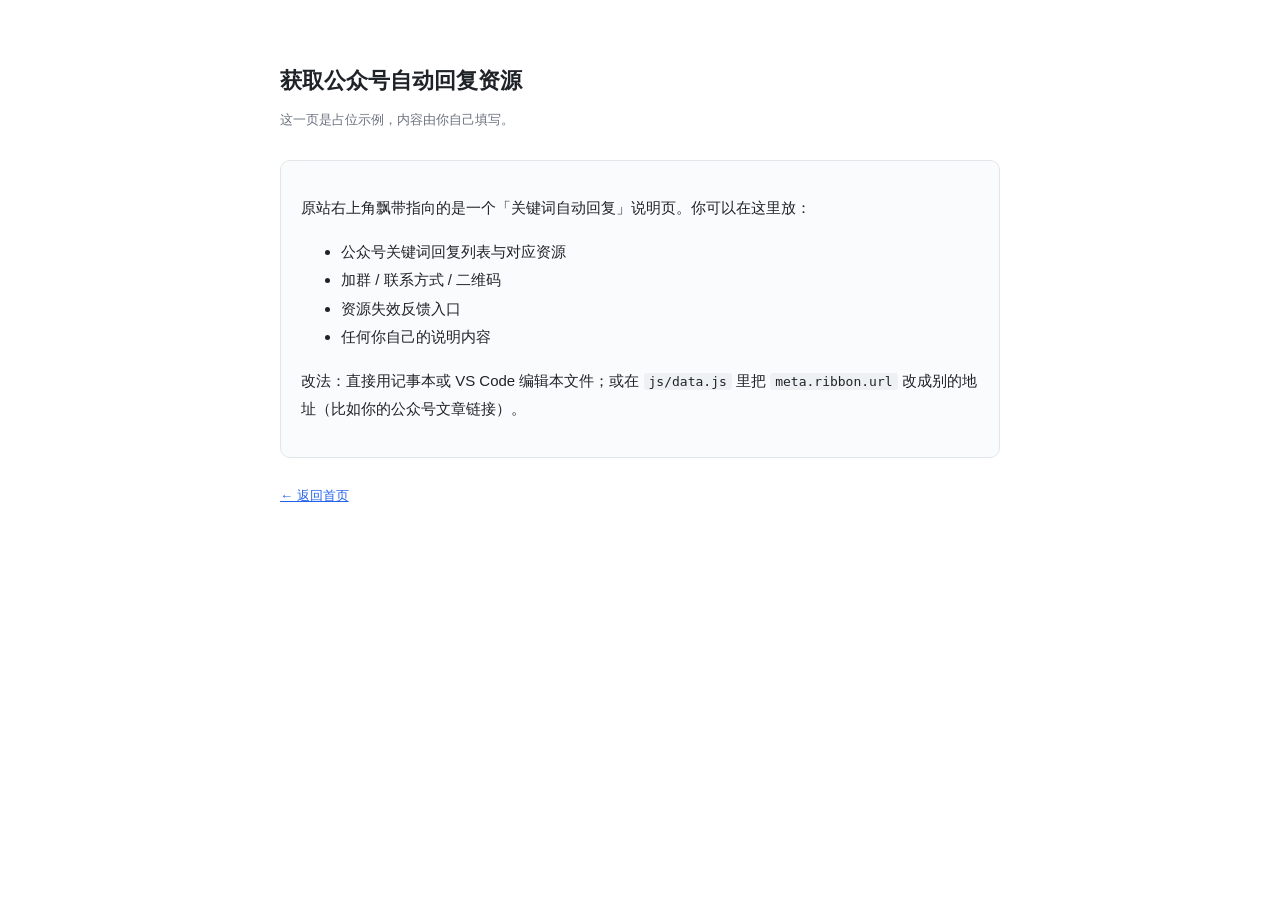
<file: reply.html>
<!DOCTYPE html>
<html lang="zh-CN">
<head>
<meta charset="utf-8">
<meta name="viewport" content="width=device-width, initial-scale=1">
<title>自动回复资源 · 我的资源导航</title>
<link rel="stylesheet" href="https://code.bdstatic.com/npm/font-awesome@4.7.0/css/font-awesome.min.css">
<style>
body{margin:0;padding:60px 20px;font:15px/1.9 arial,"microsoft yahei",sans-serif;color:#1f2328;background:#fff;max-width:720px;margin:0 auto}
h1{font-size:22px;margin:0 0 6px}
.sub{color:#6b7280;font-size:13px;margin:0 0 28px}
.box{border:1px solid #e3e6e8;border-radius:10px;padding:18px 20px;background:#fafbfc}
a{color:#2563eb}
.back{display:inline-block;margin-top:26px;font-size:13px}
code{background:#eef1f4;padding:1px 5px;border-radius:3px;font-size:13px}
</style>
</head>
<body>
<h1>获取公众号自动回复资源</h1>
<p class="sub">这一页是占位示例，内容由你自己填写。</p>

<div class="box">
  <p>原站右上角飘带指向的是一个「关键词自动回复」说明页。你可以在这里放：</p>
  <ul>
    <li>公众号关键词回复列表与对应资源</li>
    <li>加群 / 联系方式 / 二维码</li>
    <li>资源失效反馈入口</li>
    <li>任何你自己的说明内容</li>
  </ul>
  <p>改法：直接用记事本或 VS Code 编辑本文件；或在 <code>js/data.js</code> 里把 <code>meta.ribbon.url</code> 改成别的地址（比如你的公众号文章链接）。</p>
</div>

<a class="back" href="index.html">← 返回首页</a>
</body>
</html>
</file>
<file: css/style.css>
/* ==========================================================================
   我的资源导航 —— 样式表
   复刻原站「缩进树形目录」的排版语言：黑字、蓝色 hover、金色文件夹、
   左侧竖线嵌套、备注 ⓘ、灰色备用链接、分隔线、右上角斜角飘带。
   在此之上补了：站点头部、右侧快速目录、命令面板搜索、深色模式、响应式。

   ★ 想换配色，改下面 :root 里的变量即可，不用逐个找颜色。
   ========================================================================== */

:root {
  --bg:            #ffffff;
  --fg:            #000000;
  --fg-soft:       #5c5c5c;
  --fg-note:       rgba(0, 0, 0, .7);
  --link-hover:    #6495ed;
  --folder:        gold;
  --icon-web:      cornflowerblue;
  --icon-doc:      teal;
  --icon-link:     cornflowerblue;
  --tree-line:     #000000;
  --split:         rgba(0, 0, 0, .45);
  --bei:           #8a8f92;
  --bei-line:      #c9cccf;
  --tip-bg:        #ffffff;
  --tip-border:    #e3e6e8;
  --tip-fg:        #333333;
  --panel-bg:      #ffffff;
  --panel-border:  #e6e6e6;
  --panel-fg:      #111111;
  --panel-sub:     #9aa0a6;
  --hover-bg:      #f2f3f5;
  --recent:        #07a35a;
  --note-gray:     darkgray;
  --ribbon-bg:     #000000;
  --ribbon-fg:     #ffffff;
  --btn-border:    #07c160;
}

html.dark-mode {
  --bg:            #1e1f22;
  --fg:            #d8d9db;
  --fg-soft:       #9aa0a6;
  --fg-note:       rgba(232, 234, 237, .72);
  --link-hover:    #7fa9f5;
  --folder:        #e8b93c;
  --icon-web:      #7fa9f5;
  --icon-doc:      #5cb8b0;
  --icon-link:     #7fa9f5;
  --tree-line:     #4a4e52;
  --split:         rgba(232, 234, 237, .35);
  --bei:           #8a8f92;
  --bei-line:      #4a4e52;
  --tip-bg:        #2a2c30;
  --tip-border:    #43474b;
  --tip-fg:        #e8eaed;
  --panel-bg:      #1e1f22;
  --panel-border:  #2f3335;
  --panel-fg:      #ececec;
  --panel-sub:     #8a8f92;
  --hover-bg:      #2c2f33;
  --recent:        #4ec98a;
  --note-gray:     #8a8f92;
  --ribbon-bg:     #3d4145;
  --ribbon-fg:     #ececec;
  --btn-border:    #3aa76d;
}

/* ---------- 基础 ---------- */
* { box-sizing: border-box; }
html { background: var(--bg); }
body {
  margin: 0;
  padding: 16px 20px 90px;
  background: var(--bg);
  color: var(--fg);
  font-family: arial, "hiragino sans gb", "microsoft yahei", "微軟正黑體", sans-serif;
  font-size: 15px;
  -webkit-text-size-adjust: 100%;
}
a { color: var(--fg); text-decoration: none; user-select: none; -webkit-user-select: none; }
a:hover { color: var(--link-hover); cursor: pointer; }
:focus { outline: none; }
button { font-family: inherit; }

/* ---------- 图标字体映射 ----------
   直接在这里定义码点，配合 Font Awesome 4.7 字体文件。
   若 CDN 加载失败，app.js 会给 <html> 加 .no-fa，统一降级成圆点。 */
.ic {
  display: inline-block;
  width: 17px;
  text-align: center;
  font-family: "FontAwesome", sans-serif;
  font-style: normal;
  font-weight: normal;
  line-height: 1;
  text-indent: 0;
  -webkit-font-smoothing: antialiased;
}
.ic::before { display: inline-block; }
.ic-web::before      { content: "\f26b"; color: var(--icon-web); }   /* fa-internet-explorer */
.ic-doc::before      { content: "\f0f6"; color: var(--icon-doc); }   /* fa-file-text-o */
.ic-link::before     { content: "\f0c1"; color: var(--icon-link); }  /* fa-link */
.ic-folder::before   { content: "\f07b"; color: var(--folder); }     /* fa-folder */
.ic-comment::before  { content: "\f27b"; color: var(--fg-note); }    /* fa-commenting-o */
.ic-windows::before  { content: "\f17a"; color: #007bda; }
.ic-apple::before    { content: "\f179"; color: #9aa0a6; }
.ic-android::before  { content: "\f17b"; color: #7cb342; }
.ic-linux::before    { content: "\f17c"; color: #9aa0a6; }
.ic-youtube::before  { content: "\f16a"; color: tomato; }
.ic-gift::before     { content: "\f06b"; color: coral; }
.ic-cart::before     { content: "\f07a"; color: #ff5b00; }
.ic-weixin::before   { content: "\f1d7"; color: #07c261; }
.ic-tree::before     { content: "\f1bb"; color: #07c261; }
.ic-warning::before  { content: "\f071"; color: #ffc83d; }
.ic-ban::before      { content: "\f05e"; color: #ff5b00; }
.ic-quote::before    { content: "\f10d"; color: yellowgreen; }
.ic-star::before     { content: "\f005"; color: #f0ad4e; }
.ic-code::before     { content: "\f121"; color: #6f42c1; }
.ic-cloud::before    { content: "\f0c2"; color: #5aa9e6; }
.ic-search::before   { content: "\f002"; color: #6495ed; }
.ic-image::before    { content: "\f03e"; color: #c678dd; }
.ic-music::before    { content: "\f001"; color: #e87da0; }
.ic-book::before     { content: "\f02d"; color: #4caf50; }
.ic-app::before      { content: "\f10b"; color: #6495ed; }
.ic-ai::before       { content: "\f135"; color: #9b6df0; }
.ic-webplat::before  { content: "\f0ac"; color: #5aa9e6; }

/* 无网兜底：字体没加载时不显示豆腐块 */
html.no-fa .ic::before { content: "\25CF" !important; color: var(--icon-web) !important; font-family: inherit !important; font-size: 10px !important; }

/* ---------- 站点头部 ---------- */
#hero { text-align: center; margin: 6px 0 4px; }
#hero h1 { font-size: 26px; margin: 0 0 6px; letter-spacing: 1px; }
#hero p { margin: 0 0 14px; color: var(--fg-soft); font-size: 13px; }
#top { margin: 0 0 18px; }
.topSerach {
  display: inline-block;
  border: 1px solid var(--fg);
  padding: 4px 10px;
  font-size: 15px;
  border-radius: 4px;
  margin: 0 3px;
  background: var(--bg);
}
.topSerach .ic { width: auto; margin-left: 4px; }
.topSerach:hover { border-color: var(--link-hover); }

/* 顶部「搜索本站」按钮的放大镜：用内联 SVG 绘制，不依赖 Font Awesome CDN。
   字体加载失败时（html.no-fa 会把图标降级成圆点），这里依旧是放大镜。 */
html .topSerach .ic-search::before {
  content: "" !important;
  display: inline-block;
  width: 15px;
  height: 15px;
  background: url("data:image/svg+xml,%3Csvg xmlns='http://www.w3.org/2000/svg' viewBox='0 0 24 24' fill='none' stroke='%236495ed' stroke-width='2.4' stroke-linecap='round'%3E%3Ccircle cx='10' cy='10' r='6.6'/%3E%3Cpath d='M15 15l5.5 5.5'/%3E%3C/svg%3E") no-repeat center / contain;
  vertical-align: -2px;
}
/* html.no-fa 的降级规则特异性更高，这里单独压回去，避免圆点和放大镜叠在一起 */
html.no-fa .topSerach .ic-search::before { content: "" !important; }
html.dark-mode .topSerach .ic-search::before {
  background-image: url("data:image/svg+xml,%3Csvg xmlns='http://www.w3.org/2000/svg' viewBox='0 0 24 24' fill='none' stroke='%237fa9f5' stroke-width='2.4' stroke-linecap='round'%3E%3Ccircle cx='10' cy='10' r='6.6'/%3E%3Cpath d='M15 15l5.5 5.5'/%3E%3C/svg%3E");
}
.topSerach:hover .ic-search::before { filter: brightness(1.15); }

/* ---------- 目录树（核心：与原站同构） ---------- */
ul li ul { display: none; }
ul li ul.open { display: block; }

#mainmenu { margin-left: -5px; font-size: 17px; padding-left: 20px; }
#mainmenu li { list-style-type: none; line-height: 1.7; text-indent: -12px; }
.menu {
  border-left: 1px solid var(--tree-line);
  margin: 5px 0 5px -16px;
  padding-left: 32px;
}
li ul { margin-left: 18px; height: auto !important; }

/* 分类标题行 */
.cat-node > .ic-folder { width: 19px; }
.cat-toggle { font-weight: 600; cursor: pointer; }
.cat-toggle::after {
  content: " \25BE";           /* ▾ 展开指示 */
  font-size: 12px;
  color: var(--fg-soft);
  font-weight: normal;
}
.cat-node.open > .cat-toggle::after { content: " \25B4"; }
.cat-toggle:hover { color: var(--link-hover); }
.cat-node { padding: 1px 0; }

/* 资源条目行 */
.item { padding: 1px 0; }
.item > .ic { margin-right: 2px; }
.item > a.item-link { cursor: pointer; }
.item > a.item-link.recent { color: var(--recent) !important; }
.item > a.item-link.recent:hover { color: var(--link-hover) !important; }
.item .pay-mark {
  display: inline-block;
  font-size: 10px;
  line-height: 1;
  border: 1px solid #e8a33d;
  color: #d48806;
  border-radius: 3px;
  padding: 1px 3px;
  margin-left: 5px;
  vertical-align: middle;
  text-indent: 0;
}
html.dark-mode .item .pay-mark { border-color: #a97b34; color: #e8b93c; }

/* 支持平台小图标 */
.plat { margin-left: 5px; white-space: nowrap; }
.plat .ic { width: 13px; font-size: 12px; opacity: .85; }

/* 分隔线 ———————— */
.split { color: var(--split); font-size: 12px; margin-left: -13px; letter-spacing: -1px; user-select: none; }

/* 说明文字（灰字 + 对话气泡） */
.fa.notes, .notes {
  color: var(--fg-note);
  font-size: 14px;
  line-height: 20px;
  display: block;
  position: relative;
  margin-left: -20px;
  padding-left: 22px;
  text-indent: 0;
  font-style: normal;
}
.notes::before {
  content: "\f27b";
  font-family: "FontAwesome", sans-serif;
  font-size: 17px;
  font-style: normal;
  position: absolute;
  left: 0; top: 0;
  color: var(--fg-note);
}
html.no-fa .notes::before { content: "\2609"; font-family: inherit; font-size: 15px; }
.notes { font-family: arial, "microsoft yahei", sans-serif; }

/* 备注 ⓘ 图标 */
#mainmenu i.note-icon {
  color: var(--note-gray);
  font-size: 18px;
  line-height: 1;
  font-style: normal;
  padding: 4px;
  margin: 0 -3px 0 2px;
  text-indent: 0;
  vertical-align: middle;
  position: relative;
  top: -0.042em;
  cursor: help;
  transition: color .15s;
}
#mainmenu i.note-icon::before { content: "\24D8"; }
#mainmenu i.note-icon:hover, #mainmenu i.note-icon.active { color: var(--link-hover); }
#noteTip {
  display: none;
  position: fixed;
  z-index: 9990;
  max-width: 460px;
  padding: 8px 12px;
  background: var(--tip-bg);
  border: 1px solid var(--tip-border);
  border-radius: 8px;
  box-shadow: 0 6px 24px rgba(0,0,0,.14);
  color: var(--tip-fg);
  font: 13px/1.7 "microsoft yahei", arial, sans-serif;
  text-indent: 0;
  white-space: normal;
  word-break: break-word;
  pointer-events: none;
}
@media (max-width: 520px) { #noteTip { max-width: calc(100vw - 24px); } }

/* 备用链接：竖线 + 小字 */
a.bei {
  display: inline-flex;
  align-items: center;
  gap: 6px;
  margin-left: 8px;
  padding: 0 0 0 7px;
  color: var(--bei);
  font: 11px/1 "microsoft yahei", arial, sans-serif;
  text-indent: 0;
  white-space: nowrap;
  position: relative;
  top: calc(-0.235em + 1.25px);
}
a.bei::before {
  content: "";
  flex: none;
  width: 0;
  height: 10px;
  box-sizing: border-box;
  border-left: 1px solid var(--bei-line);
  margin-left: -7px;
  margin-right: 1px;
  position: relative;
  top: .5px;
}
a.bei::after { content: "备用链接"; margin-left: 3px; }
a.bei:hover { color: var(--link-hover); }

/* ---------- 右上角斜角飘带 ---------- */
.forkit {
  position: fixed;
  right: 0; top: 0;
  width: 150px; height: 100px;
  z-index: 50;
  text-decoration: none;
}
.forkit .tag {
  display: block;
  height: 30px;
  width: 200px;
  color: var(--ribbon-fg);
  background: var(--ribbon-bg);
  text-align: center;
  font-size: 12px;
  line-height: 30px;
  box-shadow: 0 0 10px rgba(0,0,0,.4);
  transform: rotate(45deg) scale(.8) translate(55px, -15px);
  transform-origin: 15px 0;
}
.forkit:hover .tag { opacity: .88; }

/* ---------- 深浅色切换按钮 ---------- */
.darkmode-toggle {
  width: 34px; height: 22px;
  position: absolute;
  left: 23px; top: 7px;
  border: 0; background: transparent;
  cursor: pointer;
  display: flex;
  justify-content: center;
  align-items: center;
  z-index: 60;
  padding: 0;
}
.darkmode-toggle .mode { width: 28px; height: 28px; }
.darkmode-toggle .light { opacity: 1; }
.darkmode-toggle .dark { opacity: 0; position: absolute; }
html.dark-mode .darkmode-toggle .light { opacity: 0; position: absolute; }
html.dark-mode .darkmode-toggle .dark { opacity: 1; position: static; }

/* ---------- 页脚 / 底部搜索 ---------- */
#footer {
  text-align: center;
  margin-top: 40px;
  color: var(--fg-soft);
  font-size: 12px;
  line-height: 1.8;
}
#bottomSearch { position: relative; text-align: center; margin-top: 22px; }
.button {
  display: inline-block;
  font-size: 12px;
  cursor: pointer;
  color: var(--fg);
  background: var(--bg);
  border: 1px solid var(--btn-border);
  border-radius: 3px;
  padding: 5px 12px;
}
.button:hover { background: var(--hover-bg); }
.button:active { transform: translateY(2px); }

/* ---------- 右侧快速目录 ---------- */
#sidebar {
  position: fixed;
  right: 14px; top: 50%;
  transform: translateY(-50%);
  width: 158px;
  max-height: 76vh;
  overflow: auto;
  background: var(--panel-bg);
  border: 1px solid var(--panel-border);
  border-radius: 10px;
  box-shadow: 0 4px 20px rgba(0,0,0,.08);
  padding: 10px 8px;
  z-index: 40;
  font-size: 12px;
  scrollbar-width: thin;
}
.sb-title { font-weight: 700; padding: 2px 6px 8px; border-bottom: 1px solid var(--panel-border); margin-bottom: 6px; }
#sidebarList a {
  display: block;
  padding: 4px 6px;
  border-radius: 5px;
  color: var(--fg-soft);
  white-space: nowrap;
  overflow: hidden;
  text-overflow: ellipsis;
}
#sidebarList a:hover, #sidebarList a.active { background: var(--hover-bg); color: var(--link-hover); }
.sb-actions { display: flex; gap: 5px; margin-top: 8px; padding-top: 8px; border-top: 1px solid var(--panel-border); }
.sb-actions button {
  flex: 1; font-size: 11px; padding: 4px 2px; cursor: pointer;
  background: var(--bg); color: var(--fg-soft);
  border: 1px solid var(--panel-border); border-radius: 4px;
}
.sb-actions button:hover { color: var(--link-hover); border-color: var(--link-hover); }
@media (max-width: 1100px) { #sidebar { display: none; } }

/* ---------- 回到顶部 ---------- */
#backTop {
  display: none;
  position: fixed;
  right: 18px; bottom: 22px;
  width: 36px; height: 36px;
  border-radius: 50%;
  border: 1px solid var(--panel-border);
  background: var(--panel-bg);
  color: var(--fg);
  font-size: 18px;
  cursor: pointer;
  z-index: 45;
  box-shadow: 0 3px 12px rgba(0,0,0,.12);
}
#backTop:hover { color: var(--link-hover); border-color: var(--link-hover); }
@media (min-width: 1101px) { #backTop { right: 186px; } }

/* ---------- 站内搜索：命令面板 ---------- */
.rs-panel {
  position: fixed; inset: 0; z-index: 2147483000;
  display: none;
  background: rgba(0,0,0,.38);
  backdrop-filter: blur(1px); -webkit-backdrop-filter: blur(1px);
  align-items: flex-start; justify-content: center;
  padding-top: 11vh;
}
.rs-panel.is-open { display: flex; }
.rs-box {
  width: min(620px, 92vw);
  background: var(--panel-bg);
  border: 1px solid var(--panel-border);
  border-radius: 12px;
  box-shadow: 0 18px 50px rgba(0,0,0,.28);
  overflow: hidden;
}
.rs-input {
  display: block; width: 100%; box-sizing: border-box;
  padding: 15px 18px; font-size: 16px;
  border: 0; border-bottom: 1px solid var(--panel-border);
  outline: none; background: var(--panel-bg); color: var(--panel-fg);
}
.rs-input::placeholder { color: var(--panel-sub); }
.rs-list { max-height: 52vh; overflow-y: auto; padding: 6px 8px; -webkit-overflow-scrolling: touch; }
.rs-item { position: relative; padding: 9px 12px; border-radius: 8px; cursor: pointer; }
.rs-item.is-active, .rs-item:hover { background: var(--hover-bg); }
.rs-t { font-size: 15px; color: var(--panel-fg); line-height: 1.4; word-break: break-word; padding-right: 92px; }
.rs-t mark { background: #ffe08a; color: #111; border-radius: 3px; padding: 0 1px; }
html.dark-mode .rs-t mark { background: #8a6d23; color: #fff; }
.rs-cat { display: block; color: var(--panel-sub); font-size: 12px; margin-top: 3px; }
.rs-note { color: var(--panel-sub); font-size: 12px; display: block; margin-top: 2px; overflow: hidden; text-overflow: ellipsis; white-space: nowrap; }
.rs-go { position: absolute; right: 14px; top: 50%; transform: translateY(-50%); font-size: 13px; color: var(--panel-sub); }
.rs-empty { padding: 18px; text-align: center; color: var(--panel-sub); font-size: 13px; }
.rs-footer { padding: 8px 14px; border-top: 1px solid var(--panel-border); color: var(--panel-sub); font-size: 12px; }

/* ---------- popup 说明弹窗 ---------- */
.modal-mask {
  display: none;
  position: fixed; inset: 0; z-index: 9995;
  background: rgba(0,0,0,.42);
  align-items: center; justify-content: center;
  padding: 20px;
}
.modal-mask.is-open { display: flex; }
.modal-box {
  position: relative;
  width: min(620px, 94vw);
  max-height: 80vh; overflow: auto;
  background: var(--panel-bg);
  border: 1px solid var(--panel-border);
  border-radius: 12px;
  padding: 24px 26px;
  color: var(--panel-fg);
  font-size: 15px; line-height: 1.8;
  box-shadow: 0 18px 50px rgba(0,0,0,.28);
}
.modal-box a { color: var(--link-hover); text-decoration: underline; }
.modal-box code { background: var(--hover-bg); padding: 1px 4px; border-radius: 3px; }
.modal-close {
  position: absolute; right: 10px; top: 8px;
  border: 0; background: transparent;
  font-size: 24px; line-height: 1; cursor: pointer;
  color: var(--panel-sub);
}
.modal-close:hover { color: var(--link-hover); }

/* ---------- 主题切换平滑过渡 ---------- */
.theme-transitioning, .theme-transitioning *, .theme-transitioning *::before, .theme-transitioning *::after {
  transition: background-color .3s ease, border-color .3s ease, color .3s ease, fill .3s ease, opacity .3s ease !important;
}

/* ---------- 高分屏等比放大（与原站一致） ---------- */
@media (min-width: 1800px) and (max-resolution: 1.2dppx) { html { zoom: 1.25; } }
@media (min-width: 3600px) and (max-resolution: 1.2dppx) { html { zoom: 1.5; } }

/* ---------- 移动端 ---------- */
@media (max-width: 640px) {
  body { padding: 14px 12px 80px; font-size: 14px; }
  #hero h1 { font-size: 21px; }
  #mainmenu { font-size: 15px; padding-left: 8px; }
  .menu { padding-left: 20px; margin-left: -10px; }
  li ul { margin-left: 10px; }
  .forkit { transform: scale(.8); transform-origin: top right; }
  .darkmode-toggle { left: 8px; }
  #bottomSearch { margin-top: 16px; }
}
</file>
<file: css/effects.css>
/* ==========================================================================
   背景空心星星 + 点击雪花（独立特效层）
   —— 只负责定位与层级，不改动 css/style.css 里的任何原有规则。

   层级说明：
     #fxStars  z-index 0   在内容「下面」，永不拦截鼠标
     #fxSnow   z-index 9000 在内容「上面」，但低于备注浮层(9990)、
                            说明弹窗(9995)、搜索面板(2147483000)
   两个 canvas 都设了 pointer-events:none，所以链接、按钮、搜索、
   折叠、备注等原有交互完全不受影响。
   ========================================================================== */

.fx-canvas {
  position: fixed;
  inset: 0;
  display: block;
  width: 100%;
  height: 100%;
  border: 0;
  padding: 0;
  margin: 0;
  pointer-events: none !important;  /* 关键：点击会穿透到下面的真实页面 */
  -webkit-user-select: none;
  user-select: none;
}

#fxStars, #fxLines { z-index: 0; }  /* #fxLines 是旧版 id，保留兼容 */
#fxSnow  { z-index: 9000; }

/* 让主要文字内容明确位于背景星星之上。
   （position:fixed 的 canvas 默认会盖在非定位内容上，这一段把它压回背景） */
#hero,
#mainmenu,
#footer,
#bottomSearch {
  position: relative;
  z-index: 1;
}

/* 尊重系统「减少动态效果」偏好：静态星星不跳动、更淡 */
@media (prefers-reduced-motion: reduce) {
  .fx-canvas { opacity: .8; }
}
</file>
